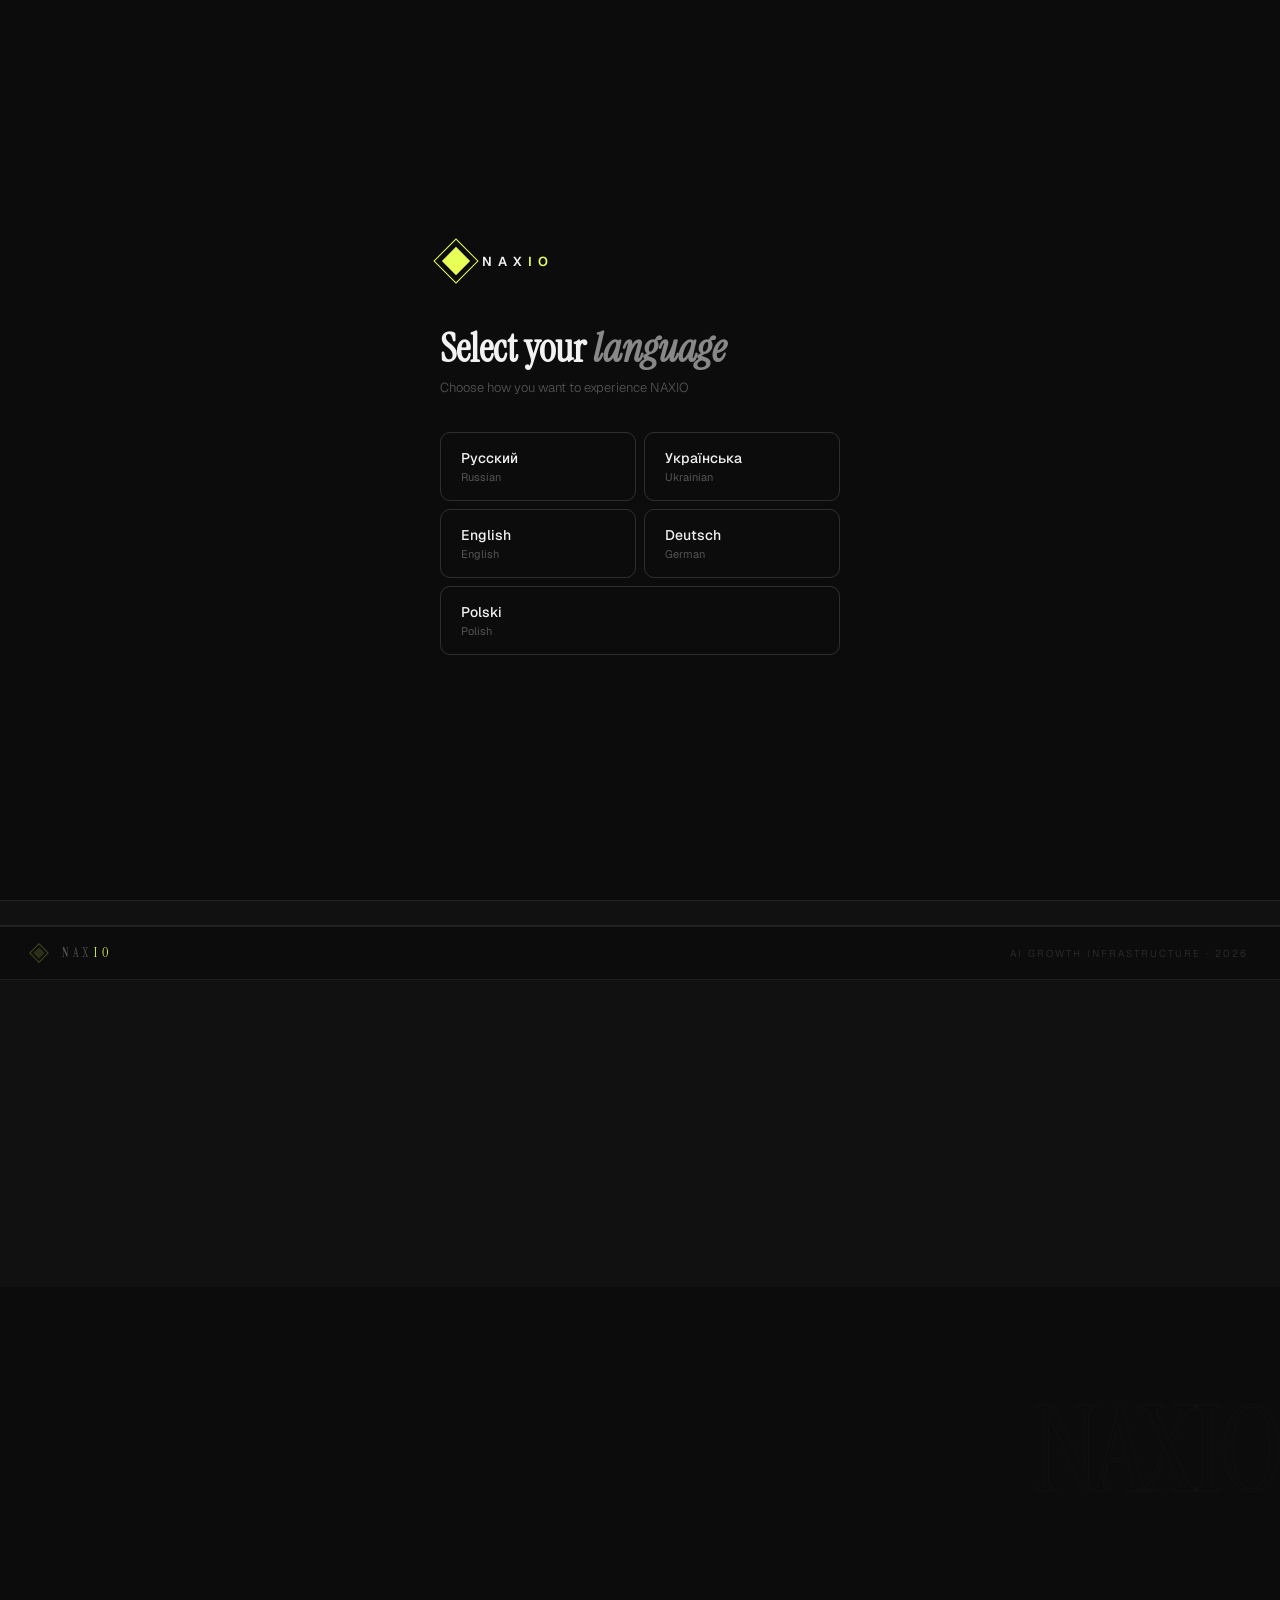
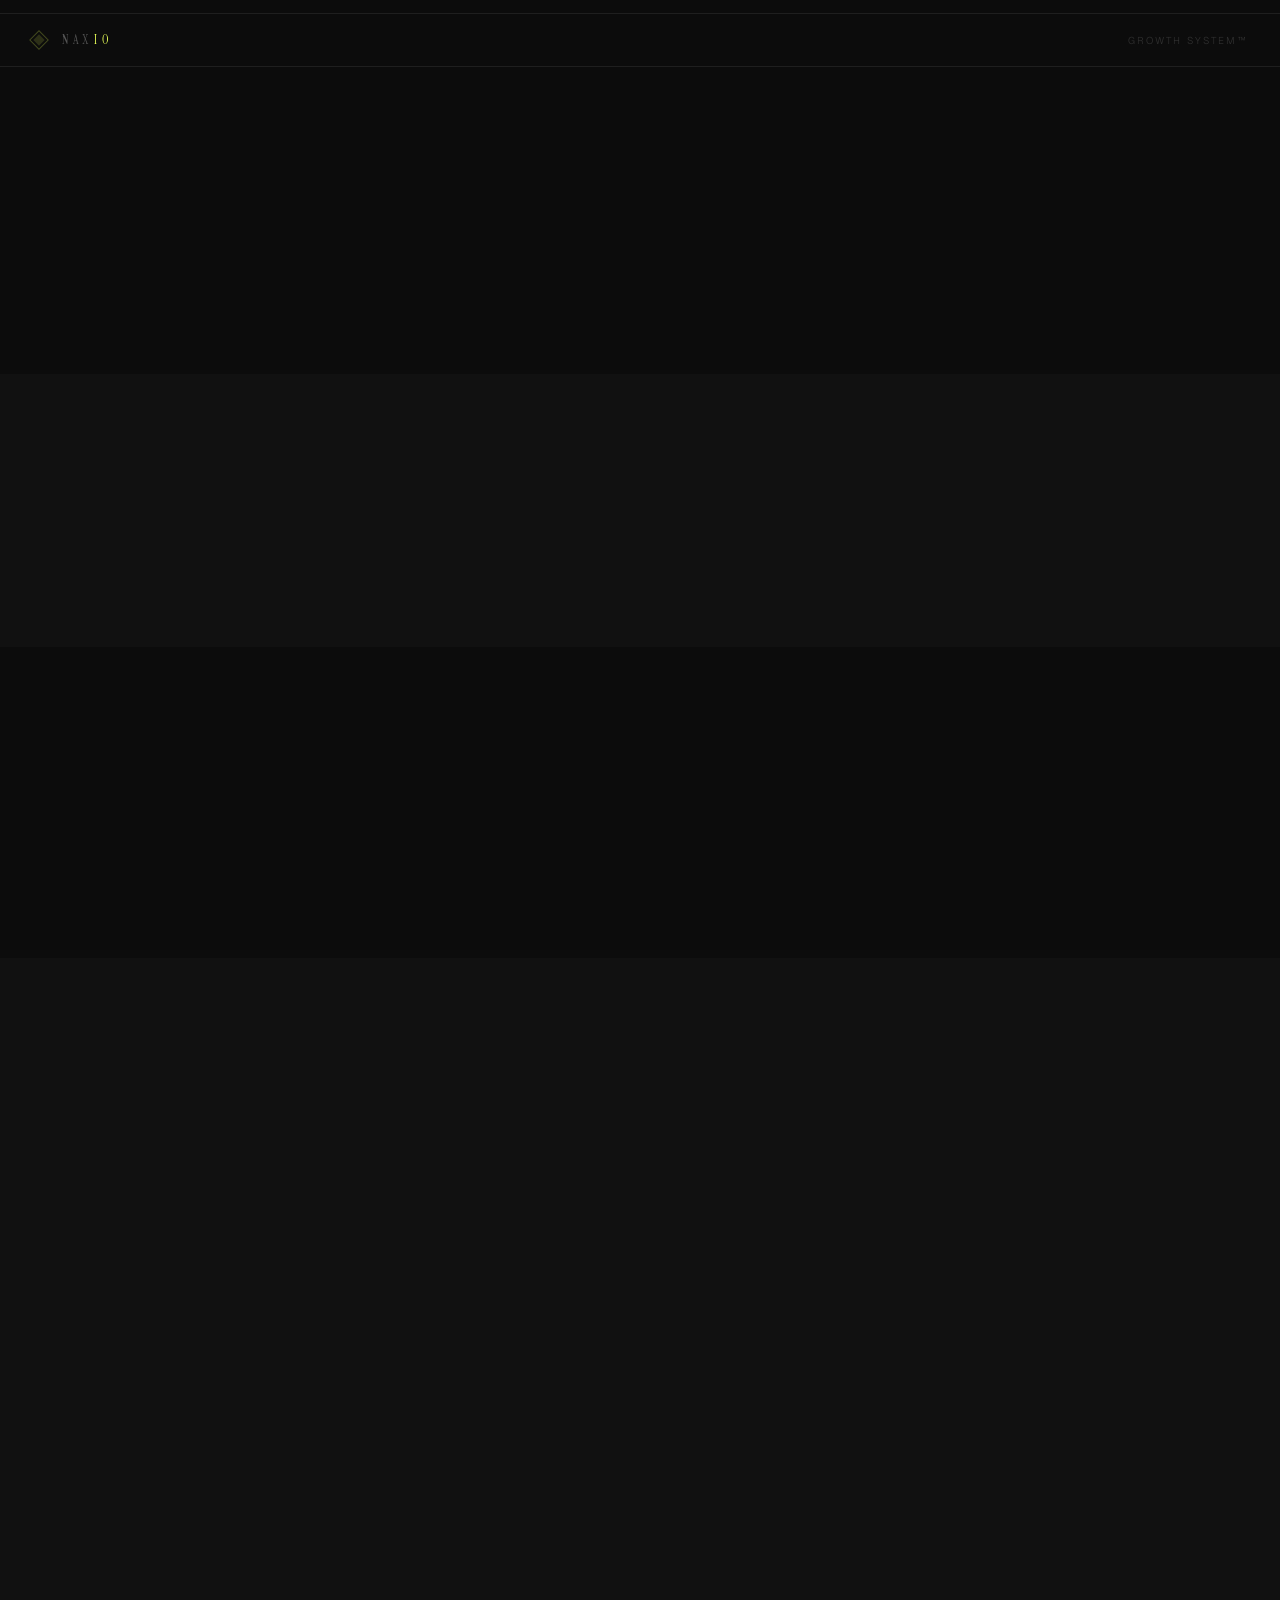
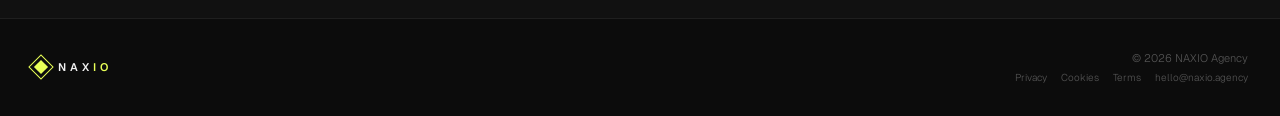
<file: index.html>
<!DOCTYPE html>
<html lang="ru">
<head>
<meta charset="UTF-8"/>
<meta name="viewport" content="width=device-width,initial-scale=1"/>
<title>NAXIO — AI Growth Infrastructure</title>
<meta name="description" content="NAXIO builds AI-powered growth systems — automation, acquisition, conversion infrastructure for scaling brands."/>
<link rel="preconnect" href="https://fonts.googleapis.com"/>
<link href="https://fonts.googleapis.com/css2?family=Instrument+Serif:ital@0;1&family=Geist:wght@300;400;500;600;700&display=swap" rel="stylesheet"/>
<style>
*,*::before,*::after{box-sizing:border-box;margin:0;padding:0}
:root{--bg:#0c0c0c;--bg1:#111;--bg2:#161616;--border:rgba(255,255,255,.08);--border2:rgba(255,255,255,.14);--text:#f2f2f2;--text2:#888;--text3:#555;--accent:#e8ff57;--accent2:rgba(232,255,87,.1);--r:10px;--gap:1px}
html{scroll-behavior:smooth}
body{background:var(--bg);color:var(--text);font-family:'Geist',sans-serif;font-weight:300;overflow-x:hidden;-webkit-font-smoothing:antialiased}
::-webkit-scrollbar{width:0}
a{text-decoration:none;color:inherit}
button{font-family:'Geist',sans-serif}
#lo{position:fixed;inset:0;background:#0c0c0c;z-index:1000;display:flex;align-items:center;justify-content:center;padding:24px}
.lo-card{max-width:400px;width:100%}
.lo-logo{display:flex;align-items:center;gap:10px;margin-bottom:48px}
.lo-logo-mark{width:32px;height:32px;border:1.5px solid var(--accent);transform:rotate(45deg);position:relative;flex-shrink:0}
.lo-logo-mark::after{content:'';position:absolute;inset:5px;background:var(--accent)}
.lo-logo-text{font-size:13px;font-weight:600;letter-spacing:6px;color:var(--text)}
.lo-logo-text em{color:var(--accent);font-style:normal}
.lo-title{font-family:'Instrument Serif',serif;font-size:clamp(28px,5vw,40px);line-height:1.15;margin-bottom:8px}
.lo-title em{font-style:italic;color:var(--text2)}
.lo-sub{font-size:13px;color:var(--text3);margin-bottom:36px}
.lo-grid{display:grid;grid-template-columns:1fr 1fr;gap:8px}
.lo-btn{background:transparent;border:1px solid var(--border2);border-radius:var(--r);padding:16px 20px;cursor:pointer;text-align:left;transition:border-color .2s,background .2s;color:var(--text)}
.lo-btn:hover{border-color:var(--accent);background:var(--accent2)}
.lo-btn-lang{font-size:14px;font-weight:500;display:block;margin-bottom:3px}
.lo-btn-native{font-size:11px;color:var(--text3);display:block}
.lo-btn-full{grid-column:1/-1}
nav{position:fixed;top:0;left:0;right:0;z-index:100;height:56px;display:flex;align-items:center;justify-content:space-between;padding:0 32px;border-bottom:1px solid var(--border);background:rgba(12,12,12,.85);backdrop-filter:blur(20px)}
.nav-logo{display:flex;align-items:center;gap:10px}
.nav-logo-mark{width:22px;height:22px;border:1.5px solid var(--accent);transform:rotate(45deg);position:relative;flex-shrink:0}
.nav-logo-mark::after{content:'';position:absolute;inset:4px;background:var(--accent)}
.nav-logo-text{font-size:12px;font-weight:600;letter-spacing:5px}
.nav-logo-text em{color:var(--accent);font-style:normal}
.nav-links{display:flex;align-items:center;gap:1px}
.nav-links a{font-size:12px;color:var(--text2);padding:6px 12px;border-radius:6px;transition:color .15s}
.nav-links a:hover{color:var(--text)}
.nav-right{display:flex;align-items:center;gap:12px}
.nav-lang{font-size:11px;color:var(--text3);cursor:pointer;padding:5px 10px;border:1px solid var(--border);border-radius:6px;background:transparent;transition:border-color .2s,color .2s}
.nav-lang:hover{border-color:var(--border2);color:var(--text2)}
.btn-cta{font-size:12px;font-weight:500;background:var(--accent);color:#000;border:none;padding:8px 18px;border-radius:6px;cursor:pointer;transition:opacity .2s}
.btn-cta:hover{opacity:.85}
.burger{display:none;background:none;border:none;cursor:pointer;flex-direction:column;gap:4px}
.burger span{display:block;width:18px;height:1px;background:var(--text)}
/* BRAND PRESENCE */
.hero-wordmark-bg{position:absolute;bottom:-20px;right:-32px;font-family:'Instrument Serif',serif;font-size:clamp(140px,20vw,280px);font-weight:400;letter-spacing:-.04em;color:transparent;-webkit-text-stroke:1px rgba(255,255,255,.035);line-height:1;pointer-events:none;z-index:0;user-select:none;white-space:nowrap}
.hero-logo-row{display:flex;align-items:center;gap:20px;margin-bottom:56px}
.hero-logo-sym{width:52px;height:52px;border:1.5px solid var(--accent);transform:rotate(45deg);position:relative;flex-shrink:0;transition:transform .6s cubic-bezier(.16,1,.3,1)}
.hero-logo-sym:hover{transform:rotate(135deg)}
.hero-logo-sym::after{content:'';position:absolute;inset:9px;background:var(--accent)}
.hero-logo-name{font-family:'Instrument Serif',serif;font-size:clamp(20px,2.8vw,32px);font-weight:400;letter-spacing:10px;color:var(--text);line-height:1}
.hero-logo-name em{color:var(--accent);font-style:normal}
.hero-logo-sep{width:1px;height:32px;background:var(--border2);flex-shrink:0}
.hero-logo-tagline{font-size:10px;letter-spacing:3px;text-transform:uppercase;color:var(--text3);line-height:1.6}
.brand-strip{display:flex;align-items:center;justify-content:space-between;padding:18px 32px;border-top:1px solid var(--border);border-bottom:1px solid var(--border);background:var(--bg)}
.brand-strip-left{display:flex;align-items:center;gap:16px}
.brand-strip-sym{width:14px;height:14px;border:1px solid rgba(232,255,87,.25);transform:rotate(45deg);position:relative}
.brand-strip-sym::after{content:'';position:absolute;inset:2px;background:rgba(232,255,87,.15)}
.brand-strip-name{font-family:'Instrument Serif',serif;font-size:12px;letter-spacing:5px;color:var(--text3)}
.brand-strip-name em{color:var(--accent);font-style:normal}
.brand-strip-right{font-size:10px;letter-spacing:2px;text-transform:uppercase;color:rgba(255,255,255,.15)}
.sec-ghost{position:absolute;right:0;top:50%;transform:translateY(-50%);font-family:'Instrument Serif',serif;font-size:clamp(60px,10vw,120px);font-weight:400;letter-spacing:-.03em;color:transparent;-webkit-text-stroke:1px rgba(255,255,255,.025);line-height:1;pointer-events:none;user-select:none}
/* HERO */
.hero-eyebrow{display:inline-flex;align-items:center;gap:8px;font-size:11px;font-weight:500;letter-spacing:2px;text-transform:uppercase;color:var(--text3);margin-bottom:32px}
.hero-eyebrow-dot{width:5px;height:5px;background:var(--accent);border-radius:50%;animation:pulse 2s ease-in-out infinite}
@keyframes pulse{0%,100%{opacity:1;transform:scale(1)}50%{opacity:.4;transform:scale(.8)}}
.hero-h{font-family:'Instrument Serif',serif;font-size:clamp(44px,7vw,96px);line-height:1.05;letter-spacing:-.02em;max-width:820px;margin-bottom:28px}
.hero-h em{font-style:italic;color:var(--text2)}
.hero-p{font-size:clamp(15px,1.4vw,17px);font-weight:300;color:var(--text2);max-width:460px;line-height:1.8;margin-bottom:44px}
.hero-btns{display:flex;gap:10px;flex-wrap:wrap;margin-bottom:80px}
.btn-primary{font-size:13px;font-weight:500;background:var(--accent);color:#000;border:none;padding:13px 28px;border-radius:7px;cursor:pointer;transition:opacity .2s}
.btn-primary:hover{opacity:.85}
.btn-secondary{font-size:13px;background:transparent;color:var(--text2);border:1px solid var(--border2);padding:13px 28px;border-radius:7px;cursor:pointer;transition:border-color .2s,color .2s}
.btn-secondary:hover{border-color:rgba(255,255,255,.25);color:var(--text)}
.hero-metrics{display:flex;gap:48px;flex-wrap:wrap}
.metric-val{font-family:'Instrument Serif',serif;font-size:36px;line-height:1;color:var(--text);margin-bottom:4px}
.metric-val span{color:var(--accent)}
.metric-label{font-size:11px;color:var(--text3);letter-spacing:.5px;text-transform:uppercase}
.marquee{border-top:1px solid var(--border);border-bottom:1px solid var(--border);padding:12px 0;overflow:hidden;background:var(--bg1)}
.marquee-track{display:flex;width:max-content;animation:marq 28s linear infinite}
.marquee-item{padding:0 24px;font-size:10px;font-weight:500;letter-spacing:2.5px;text-transform:uppercase;color:var(--text3);border-right:1px solid var(--border);white-space:nowrap}
@keyframes marq{from{transform:translateX(0)}to{transform:translateX(-50%)}}
section{padding:120px 32px}
.sec-inner{max-width:1160px;margin:0 auto}
.sec-label{font-size:10px;font-weight:600;letter-spacing:3px;text-transform:uppercase;color:var(--accent);margin-bottom:16px;display:flex;align-items:center;gap:8px}
.sec-label::before{content:'';width:16px;height:1px;background:var(--accent)}
.sec-title{font-family:'Instrument Serif',serif;font-size:clamp(32px,5vw,64px);line-height:1.08;letter-spacing:-.02em;margin-bottom:16px}
.sec-title em{font-style:italic;color:var(--text2)}
.sec-desc{font-size:15px;color:var(--text2);max-width:440px;line-height:1.8;margin-bottom:64px}
.services-grid{display:grid;grid-template-columns:repeat(3,1fr);gap:var(--gap);background:var(--border);border:1px solid var(--border)}
.svc-card{background:var(--bg);padding:40px 32px;position:relative;transition:background .25s;overflow:hidden}
.svc-card::after{content:'';position:absolute;top:0;left:0;right:0;height:2px;background:var(--accent);transform:scaleX(0);transform-origin:left;transition:transform .35s cubic-bezier(.16,1,.3,1)}
.svc-card:hover{background:var(--bg2)}
.svc-card:hover::after{transform:scaleX(1)}
.svc-n{font-size:10px;font-weight:600;letter-spacing:2px;color:var(--text3);margin-bottom:24px}
.svc-title{font-family:'Instrument Serif',serif;font-size:22px;line-height:1.2;margin-bottom:12px}
.svc-desc{font-size:13px;color:var(--text2);line-height:1.75;margin-bottom:20px}
.svc-tags{display:flex;flex-wrap:wrap;gap:6px}
.tag{font-size:10px;border:1px solid var(--border2);padding:3px 9px;border-radius:4px;color:var(--text3);transition:border-color .2s,color .2s}
.svc-card:hover .tag{border-color:rgba(232,255,87,.2);color:rgba(232,255,87,.7)}
.framework-row{display:grid;grid-template-columns:1fr 1fr;gap:80px;align-items:start}
.framework-steps{display:flex;flex-direction:column;gap:0;margin-top:48px}
.fstep{display:grid;grid-template-columns:48px 1fr;gap:0;padding:24px 0;border-bottom:1px solid var(--border);transition:border-color .25s}
.fstep:first-child{border-top:1px solid var(--border)}
.fstep:hover{border-color:var(--border2)}
.fstep-n{font-family:'Instrument Serif',serif;font-size:28px;color:var(--text3);line-height:1;padding-top:2px}
.fstep-title{font-size:14px;font-weight:500;margin-bottom:5px}
.fstep-desc{font-size:12px;color:var(--text3);line-height:1.7}
.framework-visual{position:sticky;top:80px;background:var(--bg1);border:1px solid var(--border);border-radius:12px;padding:32px}
.fv-title{font-size:10px;font-weight:600;letter-spacing:2px;text-transform:uppercase;color:var(--text3);margin-bottom:20px}
.fv-rows{display:flex;flex-direction:column;gap:8px}
.fv-row{display:flex;align-items:center;gap:10px;padding:12px 14px;background:var(--bg);border:1px solid var(--border);border-radius:8px;transition:border-color .2s}
.fv-row:hover{border-color:var(--border2)}
.fv-dot{width:7px;height:7px;border-radius:50%;flex-shrink:0}
.fv-dot.g{background:#34d399}.fv-dot.y{background:var(--accent)}.fv-dot.b{background:#60a5fa}.fv-dot.d{background:var(--text3)}
.fv-label{font-size:12px;color:var(--text2);flex:1}
.fv-badge{font-size:10px;color:var(--text3);background:var(--bg2);border:1px solid var(--border);padding:2px 7px;border-radius:4px}
.why-grid{display:grid;grid-template-columns:repeat(4,1fr);gap:var(--gap);background:var(--border)}
.why-card{background:var(--bg1);padding:32px 24px;transition:background .2s}
.why-card:hover{background:var(--bg2)}
.why-num{font-family:'Instrument Serif',serif;font-size:40px;color:var(--accent);line-height:1;margin-bottom:12px}
.why-title{font-size:13px;font-weight:500;margin-bottom:8px}
.why-desc{font-size:12px;color:var(--text2);line-height:1.7}
.cases-grid{display:grid;grid-template-columns:repeat(3,1fr);gap:var(--gap);background:var(--border);border:1px solid var(--border)}
.case-card{background:var(--bg);padding:36px 28px;transition:background .25s;display:flex;flex-direction:column;min-height:300px}
.case-card:hover{background:var(--bg2)}
.case-soon{opacity:.35}
.case-badge{display:inline-block;font-size:10px;font-weight:600;letter-spacing:1.5px;text-transform:uppercase;color:var(--accent);border:1px solid rgba(232,255,87,.2);padding:4px 10px;border-radius:4px;margin-bottom:18px}
.case-title{font-family:'Instrument Serif',serif;font-size:20px;line-height:1.25;margin-bottom:10px}
.case-desc{font-size:12px;color:var(--text2);line-height:1.75;flex:1;margin-bottom:20px}
.case-tags{display:flex;flex-wrap:wrap;gap:6px}
.case-empty{display:flex;flex-direction:column;align-items:flex-start;justify-content:flex-end;height:100%}
.case-empty-label{font-family:'Instrument Serif',serif;font-size:18px;color:var(--text2);margin-bottom:8px}
.case-empty-sub{font-size:12px;color:var(--text3);line-height:1.6;margin-bottom:24px}
.stack-wrap{display:flex;flex-wrap:wrap;gap:8px;margin-top:32px}
.stack-pill{display:flex;align-items:center;gap:7px;background:var(--bg1);border:1px solid var(--border);padding:7px 14px;border-radius:6px;font-size:12px;color:var(--text2);transition:border-color .15s,color .15s}
.stack-pill:hover{border-color:var(--border2);color:var(--text)}
.faq-layout{display:grid;grid-template-columns:1fr 1fr;gap:80px;align-items:start}
.fqi{border-bottom:1px solid var(--border)}
.fqi-q{width:100%;background:none;border:none;color:var(--text);font-family:'Geist',sans-serif;font-size:13px;font-weight:400;text-align:left;padding:20px 0;cursor:pointer;display:flex;justify-content:space-between;align-items:center;gap:12px;transition:color .15s;line-height:1.5}
.fqi-q:hover{color:var(--accent)}
.fqi-icon{width:20px;height:20px;flex-shrink:0;border-radius:50%;border:1px solid var(--border2);display:flex;align-items:center;justify-content:center;font-size:13px;color:var(--text3);transition:transform .3s,border-color .3s,color .3s;line-height:1}
.fqi.open .fqi-icon{transform:rotate(45deg);border-color:var(--accent);color:var(--accent)}
.fqi-a{max-height:0;overflow:hidden;font-size:13px;color:var(--text2);line-height:1.8;transition:max-height .35s ease,padding .3s}
.fqi.open .fqi-a{max-height:180px;padding-bottom:20px}
.contact-layout{display:grid;grid-template-columns:1fr 1fr;gap:80px;align-items:start}
.contact-info{display:flex;flex-direction:column;gap:14px;margin-top:32px}
.ci-row{display:flex;align-items:center;gap:12px;font-size:13px;color:var(--text2)}
.ci-icon{width:32px;height:32px;border:1px solid var(--border2);border-radius:8px;display:flex;align-items:center;justify-content:center;font-size:13px;flex-shrink:0;color:var(--text3)}
.form-box{background:var(--bg1);border:1px solid var(--border);border-radius:12px;padding:32px}
.form-title{font-size:14px;font-weight:500;margin-bottom:24px}
.fg{margin-bottom:12px}
.fg label{display:block;font-size:9px;font-weight:600;letter-spacing:1.5px;text-transform:uppercase;color:var(--text3);margin-bottom:6px}
.fi{width:100%;background:rgba(255,255,255,.03);border:1px solid var(--border);border-radius:7px;padding:11px 13px;color:var(--text);font-family:'Geist',sans-serif;font-size:13px;font-weight:300;outline:none;transition:border-color .2s;-webkit-appearance:none}
.fi:focus{border-color:rgba(232,255,87,.3)}
.fi::placeholder{color:var(--text3)}
textarea.fi{resize:none;height:80px}
select.fi option{background:var(--bg1)}
.frow{display:grid;grid-template-columns:1fr 1fr;gap:10px}
.btn-submit{width:100%;margin-top:8px;background:var(--accent);color:#000;border:none;border-radius:7px;padding:13px;font-family:'Geist',sans-serif;font-size:13px;font-weight:500;cursor:pointer;transition:opacity .2s}
.btn-submit:hover{opacity:.85}
.sent-view{display:none;text-align:center;padding:40px 0}
.sent-icon{font-size:32px;margin-bottom:12px}
.sent-title{font-family:'Instrument Serif',serif;font-size:22px;margin-bottom:6px}
.sent-sub{font-size:13px;color:var(--text2)}
.float-cta{position:fixed;bottom:24px;right:24px;z-index:90;background:var(--accent);color:#000;font-family:'Geist',sans-serif;font-size:12px;font-weight:500;border:none;padding:11px 18px;border-radius:7px;cursor:pointer;opacity:0;transform:translateY(8px);transition:opacity .3s,transform .3s;box-shadow:0 4px 24px rgba(0,0,0,.5)}
.float-cta.show{opacity:1;transform:translateY(0)}
footer{padding:32px;border-top:1px solid var(--border);display:flex;align-items:center;justify-content:space-between;flex-wrap:wrap;gap:12px}
.footer-logo{display:flex;align-items:center;gap:8px}
.footer-logo-mark{width:18px;height:18px;border:1.5px solid var(--accent);transform:rotate(45deg);position:relative;flex-shrink:0}
.footer-logo-mark::after{content:'';position:absolute;inset:3px;background:var(--accent)}
.footer-logo-text{font-size:11px;font-weight:600;letter-spacing:4px}
.footer-logo-text em{color:var(--accent);font-style:normal}
.footer-nav{display:flex;gap:16px}
.footer-nav a{font-size:11px;color:var(--text3);transition:color .15s}
.footer-nav a:hover{color:var(--text)}
.footer-copy{font-size:11px;color:var(--text3)}
/* COOKIE BANNER */
#cookie-banner{position:fixed;bottom:0;left:0;right:0;z-index:500;background:var(--bg1);border-top:1px solid var(--border);padding:16px 32px;display:flex;align-items:center;justify-content:space-between;gap:16px;flex-wrap:wrap;transform:translateY(100%);transition:transform .4s cubic-bezier(.16,1,.3,1)}
#cookie-banner.show{transform:translateY(0)}
.cookie-text{font-size:12px;color:var(--text2);line-height:1.6;flex:1;min-width:200px}
.cookie-text a{color:var(--accent)}
.cookie-btns{display:flex;gap:8px;flex-shrink:0}
.cookie-accept{font-size:11px;font-weight:500;background:var(--accent);color:#000;border:none;padding:8px 16px;border-radius:6px;cursor:pointer;transition:opacity .2s}
.cookie-accept:hover{opacity:.85}
.cookie-reject{font-size:11px;background:transparent;color:var(--text3);border:1px solid var(--border2);padding:8px 16px;border-radius:6px;cursor:pointer;transition:border-color .2s,color .2s}
.cookie-reject:hover{color:var(--text)}
/* CONSENT */
.consent-row{display:flex;align-items:flex-start;gap:10px;margin-top:12px;margin-bottom:4px}
.consent-cb{width:15px;height:15px;border:1px solid var(--border2);border-radius:3px;background:transparent;cursor:pointer;flex-shrink:0;margin-top:1px;accent-color:var(--accent)}
.consent-label{font-size:11px;color:var(--text3);line-height:1.6}
.consent-label a{color:var(--accent)}
/* HONEYPOT */
.hp{position:absolute;left:-9999px;top:-9999px;opacity:0;height:0;width:0;overflow:hidden;pointer-events:none}
.rv{opacity:0;transform:translateY(20px);transition:opacity .8s cubic-bezier(.16,1,.3,1),transform .8s cubic-bezier(.16,1,.3,1)}
.rv.in{opacity:1;transform:none}
.rv-d1{transition-delay:.08s}.rv-d2{transition-delay:.16s}.rv-d3{transition-delay:.24s}.rv-d4{transition-delay:.32s}
@media(max-width:1024px){.services-grid{grid-template-columns:repeat(2,1fr)}.why-grid{grid-template-columns:repeat(2,1fr)}.cases-grid{grid-template-columns:repeat(2,1fr)}.framework-row{grid-template-columns:1fr;gap:48px}.framework-visual{position:static}.faq-layout{grid-template-columns:1fr;gap:48px}.contact-layout{grid-template-columns:1fr;gap:40px}}
@media(max-width:640px){nav{padding:0 16px}.nav-links{display:none}.burger{display:flex}.btn-cta{display:none}.hero-metrics{gap:28px}section{padding:80px 16px}.services-grid{grid-template-columns:1fr}.cases-grid{grid-template-columns:1fr}.why-grid{grid-template-columns:1fr 1fr}.frow{grid-template-columns:1fr}footer{padding:24px 16px}.float-cta{display:none}.brand-strip{padding:14px 16px}.hero-logo-row{gap:12px;margin-bottom:36px}#cookie-banner{padding:16px;flex-direction:column;align-items:flex-start}.cookie-btns{width:100%}.cookie-accept,.cookie-reject{flex:1;text-align:center}}
</style>
</head>
<body>
<div id="lo">
  <div class="lo-card">
    <div class="lo-logo"><div class="lo-logo-mark"></div><div class="lo-logo-text">NAX<em>IO</em></div></div>
    <h1 class="lo-title">Select your <em>language</em></h1>
    <p class="lo-sub">Choose how you want to experience NAXIO</p>
    <div class="lo-grid">
      <button class="lo-btn" onclick="boot('ru')"><span class="lo-btn-lang">Русский</span><span class="lo-btn-native">Russian</span></button>
      <button class="lo-btn" onclick="boot('ua')"><span class="lo-btn-lang">Українська</span><span class="lo-btn-native">Ukrainian</span></button>
      <button class="lo-btn" onclick="boot('en')"><span class="lo-btn-lang">English</span><span class="lo-btn-native">English</span></button>
      <button class="lo-btn" onclick="boot('de')"><span class="lo-btn-lang">Deutsch</span><span class="lo-btn-native">German</span></button>
      <button class="lo-btn lo-btn-full" onclick="boot('pl')"><span class="lo-btn-lang">Polski</span><span class="lo-btn-native">Polish</span></button>
    </div>
  </div>
</div>
<button class="float-cta" id="fcta" onclick="scrollTo('contact')"></button>
<nav>
  <div class="nav-logo"><div class="nav-logo-mark"></div><div class="nav-logo-text">NAX<em>IO</em></div></div>
  <div class="nav-links" id="navlinks"><a href="#services" id="nl1"></a><a href="#framework" id="nl2"></a><a href="#cases" id="nl3"></a><a href="#faq" id="nl4">FAQ</a></div>
  <div class="nav-right"><button class="nav-lang" onclick="showLang()" id="nlang"></button><button class="btn-cta" id="nctabtn" onclick="scrollTo('contact')"></button></div>
  <button class="burger" onclick="toggleMenu()"><span></span><span></span><span></span></button>
</nav>
<section style="min-height:100vh;display:flex;flex-direction:column;justify-content:center;padding-top:140px;padding-bottom:80px;padding-left:32px;padding-right:32px;position:relative;overflow:hidden">
  <div class="hero-wordmark-bg" aria-hidden="true">NAXIO</div>
  <div style="max-width:1160px;margin:0 auto;width:100%;position:relative;z-index:1">
    <div class="hero-logo-row rv"><div class="hero-logo-sym"></div><div class="hero-logo-name">NAX<em>IO</em></div><div class="hero-logo-sep"></div><div class="hero-logo-tagline">AI Growth<br>Infrastructure</div></div>
    <div class="hero-eyebrow rv"><span class="hero-eyebrow-dot"></span><span id="h-tag"></span></div>
    <h1 class="hero-h rv rv-d1" id="h-headline"></h1>
    <p class="hero-p rv rv-d2" id="h-sub"></p>
    <div class="hero-btns rv rv-d3"><button class="btn-primary" id="h-btn1" onclick="scrollTo('contact')"></button><button class="btn-secondary" id="h-btn2" onclick="scrollTo('cases')"></button></div>
    <div class="hero-metrics rv rv-d4">
      <div><div class="metric-val">7<span>d</span></div><div class="metric-label" id="m1"></div></div>
      <div><div class="metric-val">24<span>/7</span></div><div class="metric-label" id="m2"></div></div>
      <div><div class="metric-val">x3<span>+</span></div><div class="metric-label" id="m3"></div></div>
    </div>
  </div>
</section>
<div class="marquee"><div class="marquee-track" id="mq"></div></div>
<div class="brand-strip"><div class="brand-strip-left"><div class="brand-strip-sym"></div><div class="brand-strip-name">NAX<em>IO</em></div></div><div class="brand-strip-right">AI Growth Infrastructure · 2026</div></div>
<section id="services" style="background:var(--bg1)"><div class="sec-inner"><div class="sec-label rv" id="s-eye"></div><h2 class="sec-title rv" id="s-title"></h2><p class="sec-desc rv" id="s-desc"></p><div class="services-grid rv" id="svc-grid"></div></div></section>
<section id="framework" style="background:var(--bg);position:relative;overflow:hidden"><div class="sec-ghost" aria-hidden="true">NAXIO</div><div class="sec-inner"><div class="framework-row"><div><div class="sec-label rv" id="fw-eye"></div><h2 class="sec-title rv" id="fw-title"></h2><p class="sec-desc rv" id="fw-desc"></p><div class="framework-steps rv" id="fw-steps"></div></div><div class="framework-visual rv"><div class="fv-title" id="fv-title"></div><div class="fv-rows" id="fv-rows"></div></div></div></div></section>
<div class="brand-strip"><div class="brand-strip-left"><div class="brand-strip-sym"></div><div class="brand-strip-name">NAX<em>IO</em></div></div><div class="brand-strip-right">Growth System™</div></div>
<section style="padding:0;background:var(--bg1)"><div class="why-grid" id="why-grid"></div></section>
<section id="cases" style="background:var(--bg)"><div class="sec-inner"><div class="sec-label rv" id="c-eye"></div><h2 class="sec-title rv" id="c-title"></h2><p class="sec-desc rv" id="c-desc"></p><div class="cases-grid rv" id="cases-grid"></div></div></section>
<section style="background:var(--bg1)"><div class="sec-inner"><div class="sec-label rv" id="st-eye"></div><h2 class="sec-title rv" id="st-title"></h2><div class="stack-wrap rv" id="stack-wrap"></div></div></section>
<section id="faq" style="background:var(--bg)"><div class="sec-inner"><div class="faq-layout"><div><div class="sec-label rv" id="fq-eye"></div><h2 class="sec-title rv" id="fq-title"></h2><p style="font-size:14px;color:var(--text2);line-height:1.8;margin-top:12px" class="rv" id="fq-sub"></p><button class="btn-primary rv" style="margin-top:28px" onclick="scrollTo('contact')" id="fq-btn"></button></div><div class="rv" id="faq-list"></div></div></div></section>
<section id="contact" style="background:var(--bg1)">
  <div class="sec-inner"><div class="contact-layout">
    <div><div class="sec-label rv" id="ct-eye"></div><h2 class="sec-title rv" id="ct-title"></h2><p style="font-size:14px;color:var(--text2);line-height:1.8;margin-top:12px" class="rv" id="ct-sub"></p><div class="contact-info rv"><div class="ci-row"><div class="ci-icon">@</div><span>hello@naxio.agency</span></div><div class="ci-row"><div class="ci-icon">TG</div><a href="https://t.me/naxio_manager_bot" style="color:var(--text2)">@naxio_manager_bot</a></div><div class="ci-row"><div class="ci-icon">W</div><span>naxio.agency</span></div></div></div>
    <div class="form-box rv"><div id="formInner"><div class="form-title" id="fm-title"></div>
      <div class="hp" aria-hidden="true"><label>Leave empty<input type="text" name="website" id="fhp" tabindex="-1" autocomplete="off"/></label></div>
      <div class="frow"><div class="fg"><label id="l-name"></label><input id="fn" class="fi"/></div><div class="fg"><label id="l-phone"></label><input id="fi-phone" class="fi" type="tel"/></div></div><div class="frow"><div class="fg"><label id="l-email"></label><input id="fi-email" class="fi" type="email"/></div><div class="fg"><label id="l-tg"></label><input id="ft" class="fi"/></div></div><div class="fg"><label id="l-biz"></label><select id="fi-biz" class="fi"></select></div><div class="fg"><label id="l-note"></label><textarea id="fi-note" class="fi"></textarea></div><div class="consent-row"><input type="checkbox" class="consent-cb" id="fc"/><label class="consent-label" for="fc">I agree to the processing of my personal data per the <a href="/legal.html" target="_blank">Privacy Policy</a></label></div><button class="btn-submit" id="fm-btn" onclick="sendForm()"></button></div><div class="sent-view" id="sentView"><div class="sent-icon">✓</div><div class="sent-title" id="sv-title"></div><div class="sent-sub" id="sv-sub"></div></div></div>
  </div></div>
</section>
<footer>
  <div class="footer-logo"><div class="footer-logo-mark"></div><div class="footer-logo-text">NAX<em>IO</em></div></div>
  <nav class="footer-nav" id="fnav"></nav>
  <div style="display:flex;flex-direction:column;align-items:flex-end;gap:6px">
    <div class="footer-copy">© 2026 NAXIO Agency</div>
    <div style="display:flex;gap:14px">
      <a href="/legal.html" style="font-size:10px;color:var(--text3)">Privacy</a>
      <a href="/legal.html#cookies" style="font-size:10px;color:var(--text3)">Cookies</a>
      <a href="/legal.html#terms" style="font-size:10px;color:var(--text3)">Terms</a>
      <a href="mailto:hello@naxio.agency" style="font-size:10px;color:var(--text3)">hello@naxio.agency</a>
    </div>
  </div>
</footer>
<div id="cookie-banner">
  <div class="cookie-text">We use essential cookies to remember your preferences. By using this site you agree to our <a href="/legal.html">Privacy Policy</a> and <a href="/legal.html#cookies">Cookie Policy</a>.</div>
  <div class="cookie-btns">
    <button class="cookie-reject" onclick="cookieChoice(false)">Essential only</button>
    <button class="cookie-accept" onclick="cookieChoice(true)">Accept</button>
  </div>
</div>
<script>
var LANG='ru';
var COPY={
ru:{navLinks:['Услуги','Система','Кейсы'],navLang:'RU',navCta:'Начать',fcta:'Начать проект',hTag:'AI Growth Infrastructure',hHeadline:['Growth systems','для современных брендов'],hSub:'Строим AI-инфраструктуру для роста — автоматизация, привлечение клиентов, конверсия. Системы которые масштабируются без вас.',hBtn1:'Начать проект',hBtn2:'Смотреть кейсы',m1:'от идеи до запуска',m2:'AI работает без вас',m3:'рост конверсий',mqItems:['AI Automation','n8n Workflows','Growth Systems','Telegram Bots','CRM Integration','Funnel Infrastructure','Performance Marketing','Lead Automation','AI Chatbots','Revenue Systems'],sEye:'Системы роста',sTitle:['Не услуги.','Инфраструктура.'],sDesc:'Каждый блок — это система которая работает на рост вашего бизнеса.',svcs:[{n:'01',t:'Acquisition Systems',d:'Системы привлечения клиентов — от рекламы до автоматической квалификации лидов.',tags:['Lead Gen','Paid Ads','Qualification']},{n:'02',t:'AI Automation',d:'Автоматизируем процессы на базе ИИ. 24/7 без участия команды.',tags:['n8n','OpenAI','Workflows']},{n:'03',t:'Revenue Infrastructure',d:'CRM, pipeline, автоматические follow-up. Система закрытия сделок.',tags:['CRM','Pipeline','Follow-up']},{n:'04',t:'Conversion Optimization',d:'Сайты и лендинги заточенные под конверсию. A/B тесты, аналитика.',tags:['Landing Pages','A/B Testing','Analytics']},{n:'05',t:'AI Chatbots',d:'Telegram и WhatsApp боты на базе GPT-4. Квалификация, ответы, продажи.',tags:['Telegram','WhatsApp','GPT-4']},{n:'06',t:'Content Engine',d:'Системы создания и дистрибуции контента. AI-ускоренное производство.',tags:['Content','SEO','Distribution']}],fwEye:'NAXIO Growth System',fwTitle:['Как работает','наша система'],fwDesc:'Каждый проект проходит через шесть этапов нашего фреймворка.',fwSteps:[{n:'1',t:'Audit',d:'Анализируем текущее состояние — трафик, конверсии, процессы.'},{n:'2',t:'Infrastructure',d:'Строим техническую базу — CRM, автоматизация, аналитика.'},{n:'3',t:'Acquisition',d:'Запускаем системы привлечения клиентов.'},{n:'4',t:'Automation',d:'Автоматизируем обработку лидов и коммуникацию.'},{n:'5',t:'Optimization',d:'Тестируем, анализируем, улучшаем конверсии.'},{n:'6',t:'Scale',d:'Масштабируем работающие системы без потери качества.'}],fvTitle:'Live workflow — AI воронка',fvRows:[{dot:'g',label:'Заявка получена',badge:'webhook'},{dot:'y',label:'n8n запускает workflow',badge:'auto'},{dot:'b',label:'AI квалифицирует лид',badge:'GPT-4o'},{dot:'g',label:'Данные в CRM',badge:'Bitrix24'},{dot:'y',label:'Уведомление менеджеру',badge:'Telegram'},{dot:'b',label:'Email клиенту',badge:'auto'},{dot:'d',label:'AI бот продолжает',badge:'@naxio_bot'}],whyCards:[{n:'7d',t:'Быстро',d:'MVP за 3-7 дней. Без затяжных брифингов.'},{n:'AI',t:'AI-first',d:'AI — основа каждого решения, не надстройка.'},{n:'x3',t:'Системно',d:'Строим масштабируемые системы, не разовые работы.'},{n:'24h',t:'Прозрачно',d:'Все доступы, метрики и документация — ваши.'}],cEye:'Кейсы',cTitle:'Проекты',cDesc:'Первые кейсы появятся скоро. Станьте первым.',cases:[{badge:'AI Automation',t:'Автоматизация продаж',d:'AI-система квалификации лидов и автоматической коммуникации.',tags:['n8n','GPT-4o','CRM'],soon:true},{badge:'Website',t:'AI-сайт с ассистентом',d:'Лендинг с встроенным AI-ботом для сбора и обработки заявок.',tags:['Next.js','Flowise','OpenAI'],soon:true},{empty:true,emptyTitle:'Ваш проект',emptySub:'Станьте первым клиентом NAXIO и получите кейс с реальными результатами.',btn:'Начать проект'}],stEye:'Технологии',stTitle:'Стек',stack:['n8n','OpenAI API','Claude API','Telegram','WhatsApp','Flowise','Google Sheets','Airtable','Notion','React','Next.js','Tailwind','AmoCRM','Bitrix24','HubSpot','Pipedrive','ElevenLabs','Twilio'],fqEye:'FAQ',fqTitle:'Вопросы',fqSub:'Остались вопросы? Напишите нам.',fqBtn:'Задать вопрос',faqs:[{q:'Сколько стоит?',a:'От 200 PLN. Точную стоимость называем после бесплатного созвона.'},{q:'Сколько времени занимает?',a:'MVP — 3-7 дней. Сайт — 7-14 дней. Комплексный проект — 2-4 недели.'},{q:'Какие автоматизации делаете?',a:'Любые: заявки, CRM, email, боты, квалификация, голосовые звонки.'},{q:'С какими CRM работаете?',a:'AmoCRM, Bitrix24, HubSpot, Pipedrive, Notion, Airtable.'},{q:'Есть ли поддержка после запуска?',a:'Да, 2 недели бесплатно. Далее по договоренности.'}],ctEye:'Начать',ctTitle:'Готовы к росту?',ctSub:'Оставьте заявку — обсудим задачу без воды.',fmTitle:'Заявка на проект',lName:'Имя *',lPhone:'Телефон',lEmail:'Email',lTg:'Telegram',lBiz:'Тип бизнеса',lNote:'Комментарий',bizOpts:['Выберите...','E-commerce','Услуги','SaaS / IT','Недвижимость','Образование','Другое'],phName:'Ваше имя',phPhone:'+7 (999) ...',phEmail:'you@mail.com',phTg:'@username',phNote:'Кратко о задаче...',fmBtn:'Отправить заявку',svTitle:'Заявка отправлена',svSub:'Свяжемся в ближайшее время',footerLinks:['Услуги','Система','Кейсы','FAQ','Контакт']},
ua:{navLinks:['Послуги','Система','Кейси'],navLang:'UA',navCta:'Почати',fcta:'Почати проект',hTag:'AI Growth Infrastructure',hHeadline:['Growth systems','для сучасних брендів'],hSub:'Будуємо AI-інфраструктуру для зростання — автоматизація, залучення клієнтів, конверсія.',hBtn1:'Почати проект',hBtn2:'Дивитися кейси',m1:'від ідеї до запуску',m2:'AI працює без вас',m3:'ріст конверсій',mqItems:['AI Automation','n8n Workflows','Growth Systems','Telegram Bots','CRM Integration','Funnel Infrastructure','Performance Marketing','Lead Automation','AI Chatbots','Revenue Systems'],sEye:'Системи зростання',sTitle:['Не послуги.','Інфраструктура.'],sDesc:'Кожен блок — система яка працює на зростання вашого бізнесу.',svcs:[{n:'01',t:'Acquisition Systems',d:'Системи залучення клієнтів — від реклами до автоматичної кваліфікації.',tags:['Lead Gen','Paid Ads','Qualification']},{n:'02',t:'AI Automation',d:'Автоматизуємо процеси на базі ШІ. 24/7 без участі команди.',tags:['n8n','OpenAI','Workflows']},{n:'03',t:'Revenue Infrastructure',d:'CRM, pipeline, автоматичні follow-up.',tags:['CRM','Pipeline','Follow-up']},{n:'04',t:'Conversion Optimization',d:'Сайти та лендінги під конверсію.',tags:['Landing Pages','A/B Testing','Analytics']},{n:'05',t:'AI Chatbots',d:'Telegram та WhatsApp боти на базі GPT-4.',tags:['Telegram','WhatsApp','GPT-4']},{n:'06',t:'Content Engine',d:'Системи створення та дистрибуції контенту з AI.',tags:['Content','SEO','Distribution']}],fwEye:'NAXIO Growth System',fwTitle:['Як працює','наша система'],fwDesc:'Кожен проект проходить через шість етапів нашого фреймворку.',fwSteps:[{n:'1',t:'Audit',d:'Аналізуємо поточний стан.'},{n:'2',t:'Infrastructure',d:'Будуємо технічну базу.'},{n:'3',t:'Acquisition',d:'Запускаємо системи залучення.'},{n:'4',t:'Automation',d:'Автоматизуємо обробку лідів.'},{n:'5',t:'Optimization',d:'Покращуємо конверсії.'},{n:'6',t:'Scale',d:'Масштабуємо системи що працюють.'}],fvTitle:'Live workflow — AI воронка',fvRows:[{dot:'g',label:'Заявку отримано',badge:'webhook'},{dot:'y',label:'n8n запускає workflow',badge:'auto'},{dot:'b',label:'AI кваліфікує лід',badge:'GPT-4o'},{dot:'g',label:'Дані у CRM',badge:'Bitrix24'},{dot:'y',label:'Повідомлення менеджеру',badge:'Telegram'},{dot:'b',label:'Email клієнту',badge:'auto'},{dot:'d',label:'AI бот продовжує',badge:'@naxio_bot'}],whyCards:[{n:'7d',t:'Швидко',d:'MVP за 3-7 днів.'},{n:'AI',t:'AI-first',d:'AI — основа кожного рішення.'},{n:'x3',t:'Системно',d:'Будуємо масштабовані системи.'},{n:'24h',t:'Прозоро',d:'Всі доступи та документація — ваші.'}],cEye:'Кейси',cTitle:'Проекти',cDesc:'Перші кейси зявляться скоро.',cases:[{badge:'AI Automation',t:'Автоматизація продажів',d:'AI-система кваліфікації лідів.',tags:['n8n','GPT-4o','CRM'],soon:true},{badge:'Website',t:'AI-сайт з асистентом',d:'Лендінг з вбудованим AI-ботом.',tags:['Next.js','Flowise','OpenAI'],soon:true},{empty:true,emptyTitle:'Ваш проект',emptySub:'Станьте першим клієнтом NAXIO.',btn:'Почати проект'}],stEye:'Технології',stTitle:'Стек',stack:['n8n','OpenAI API','Claude API','Telegram','WhatsApp','Flowise','Google Sheets','Airtable','Notion','React','Next.js','Tailwind','AmoCRM','Bitrix24','HubSpot','Pipedrive','ElevenLabs','Twilio'],fqEye:'FAQ',fqTitle:'Питання',fqSub:'Залишились питання? Напишіть нам.',fqBtn:'Задати питання',faqs:[{q:'Скільки коштує?',a:'Від 200 PLN. Після безкоштовного дзвінка.'},{q:'Скільки часу?',a:'MVP — 3-7 днів. Сайт — 7-14 днів.'},{q:'Які автоматизації?',a:'Будь-які: заявки, CRM, email, боти.'},{q:'Які CRM?',a:'AmoCRM, Bitrix24, HubSpot, Pipedrive.'},{q:'Підтримка?',a:'2 тижні безкоштовно.'}],ctEye:'Почати',ctTitle:'Готові до зростання?',ctSub:'Залиште заявку — обговоримо задачу.',fmTitle:'Заявка на проект',lName:"Ім'я *",lPhone:'Телефон',lEmail:'Email',lTg:'Telegram',lBiz:'Тип бізнесу',lNote:'Коментар',bizOpts:['Оберіть...','E-commerce','Послуги','SaaS / IT','Нерухомість','Освіта','Інше'],phName:"Ваше ім'я",phPhone:'+38 (099) ...',phEmail:'you@mail.com',phTg:'@username',phNote:'Коротко про задачу...',fmBtn:'Надіслати заявку',svTitle:'Заявку надіслано',svSub:'Звяжемося найближчим часом',footerLinks:['Послуги','Система','Кейси','FAQ','Контакт']},
en:{navLinks:['Services','System','Cases'],navLang:'EN',navCta:'Start',fcta:'Start project',hTag:'AI Growth Infrastructure',hHeadline:['Growth systems','for modern brands'],hSub:'We build AI-powered growth infrastructure — automation, acquisition, conversion. Systems that scale without you.',hBtn1:'Start a project',hBtn2:'View cases',m1:'idea to launch',m2:'AI runs without you',m3:'conversion growth',mqItems:['AI Automation','n8n Workflows','Growth Systems','Telegram Bots','CRM Integration','Funnel Infrastructure','Performance Marketing','Lead Automation','AI Chatbots','Revenue Systems'],sEye:'Growth Systems',sTitle:['Not services.','Infrastructure.'],sDesc:'Each block is a system that works for your business growth.',svcs:[{n:'01',t:'Acquisition Systems',d:'Client acquisition systems — from ads to automatic lead qualification.',tags:['Lead Gen','Paid Ads','Qualification']},{n:'02',t:'AI Automation',d:'AI-powered process automation. 24/7 without your team.',tags:['n8n','OpenAI','Workflows']},{n:'03',t:'Revenue Infrastructure',d:'CRM, pipeline, automatic follow-ups. Deal closing system.',tags:['CRM','Pipeline','Follow-up']},{n:'04',t:'Conversion Optimization',d:'Websites and landing pages built for conversion.',tags:['Landing Pages','A/B Testing','Analytics']},{n:'05',t:'AI Chatbots',d:'GPT-4 Telegram and WhatsApp bots. Qualification, replies, sales.',tags:['Telegram','WhatsApp','GPT-4']},{n:'06',t:'Content Engine',d:'Content creation and distribution with AI acceleration.',tags:['Content','SEO','Distribution']}],fwEye:'NAXIO Growth System',fwTitle:['How our','system works'],fwDesc:'Every project goes through six stages of our framework.',fwSteps:[{n:'1',t:'Audit',d:'Analyze current state — traffic, conversions, processes.'},{n:'2',t:'Infrastructure',d:'Build the technical base — CRM, automation, analytics.'},{n:'3',t:'Acquisition',d:'Launch client acquisition systems.'},{n:'4',t:'Automation',d:'Automate lead handling and communication.'},{n:'5',t:'Optimization',d:'Test, analyze, improve conversions.'},{n:'6',t:'Scale',d:'Scale working systems without losing quality.'}],fvTitle:'Live workflow — AI funnel',fvRows:[{dot:'g',label:'Lead received',badge:'webhook'},{dot:'y',label:'n8n triggers workflow',badge:'auto'},{dot:'b',label:'AI qualifies lead',badge:'GPT-4o'},{dot:'g',label:'Data in CRM',badge:'Bitrix24'},{dot:'y',label:'Manager notified',badge:'Telegram'},{dot:'b',label:'Email to client',badge:'auto'},{dot:'d',label:'AI bot continues',badge:'@naxio_bot'}],whyCards:[{n:'7d',t:'Fast',d:'MVP in 3-7 days. No lengthy briefings.'},{n:'AI',t:'AI-first',d:'AI is the core of every solution.'},{n:'x3',t:'Systematic',d:'We build scalable systems, not one-offs.'},{n:'24h',t:'Transparent',d:'All access, metrics and docs — yours.'}],cEye:'Cases',cTitle:'Projects',cDesc:'First cases coming soon. Be the first.',cases:[{badge:'AI Automation',t:'Sales automation',d:'AI-powered lead qualification and communication.',tags:['n8n','GPT-4o','CRM'],soon:true},{badge:'Website',t:'AI website with assistant',d:'Landing page with built-in AI bot.',tags:['Next.js','Flowise','OpenAI'],soon:true},{empty:true,emptyTitle:'Your project',emptySub:'Become NAXIO first client.',btn:'Start project'}],stEye:'Technology',stTitle:'Stack',stack:['n8n','OpenAI API','Claude API','Telegram','WhatsApp','Flowise','Google Sheets','Airtable','Notion','React','Next.js','Tailwind','AmoCRM','Bitrix24','HubSpot','Pipedrive','ElevenLabs','Twilio'],fqEye:'FAQ',fqTitle:'Questions',fqSub:'Still have questions? Write to us.',fqBtn:'Ask a question',faqs:[{q:'How much?',a:'From 200 PLN. Exact quote after a free call.'},{q:'How long?',a:'MVP — 3-7 days. Website — 7-14 days.'},{q:'What automations?',a:'Any: leads, CRM, email, bots, voice calls.'},{q:'Which CRMs?',a:'AmoCRM, Bitrix24, HubSpot, Pipedrive.'},{q:'Support after launch?',a:'Yes, 2 weeks free.'}],ctEye:'Start',ctTitle:'Ready to grow?',ctSub:'Leave a request — we discuss without fluff.',fmTitle:'Project request',lName:'Name *',lPhone:'Phone',lEmail:'Email',lTg:'Telegram',lBiz:'Business type',lNote:'Comment',bizOpts:['Select...','E-commerce','Services','SaaS / IT','Real estate','Education','Other'],phName:'Your name',phPhone:'+1 (000) ...',phEmail:'you@mail.com',phTg:'@username',phNote:'Brief task description...',fmBtn:'Send request',svTitle:'Request sent',svSub:'We will contact you shortly',footerLinks:['Services','System','Cases','FAQ','Contact']},
de:{navLinks:['Leistungen','System','Cases'],navLang:'DE',navCta:'Starten',fcta:'Projekt starten',hTag:'AI Growth Infrastructure',hHeadline:['Growth systems','für moderne Marken'],hSub:'Wir bauen KI-gestützte Wachstumsinfrastruktur — Automatisierung, Kundengewinnung, Konversion.',hBtn1:'Projekt starten',hBtn2:'Cases ansehen',m1:'Idee bis Launch',m2:'KI arbeitet für Sie',m3:'Konversionswachstum',mqItems:['KI Automation','n8n Workflows','Growth Systems','Telegram Bots','CRM Integration','Funnel Infrastruktur','Performance Marketing','Lead Automation','AI Chatbots','Revenue Systems'],sEye:'Wachstumssysteme',sTitle:['Keine Dienste.','Infrastruktur.'],sDesc:'Jeder Block ist ein System das für Ihr Geschäftswachstum arbeitet.',svcs:[{n:'01',t:'Acquisition Systems',d:'Kundengewinnungssysteme von Werbung bis Lead-Qualifizierung.',tags:['Lead Gen','Paid Ads','Qualification']},{n:'02',t:'KI Automatisierung',d:'KI-gestützte Prozessautomatisierung. 24/7.',tags:['n8n','OpenAI','Workflows']},{n:'03',t:'Revenue Infrastructure',d:'CRM, Pipeline, automatische Follow-ups.',tags:['CRM','Pipeline','Follow-up']},{n:'04',t:'Conversion Optimization',d:'Websites und Landing Pages für Konversion.',tags:['Landing Pages','A/B Testing','Analytics']},{n:'05',t:'KI Chatbots',d:'GPT-4 Telegram und WhatsApp Bots.',tags:['Telegram','WhatsApp','GPT-4']},{n:'06',t:'Content Engine',d:'Content-Erstellung und Distribution mit KI.',tags:['Content','SEO','Distribution']}],fwEye:'NAXIO Growth System',fwTitle:['Wie unser','System funktioniert'],fwDesc:'Jedes Projekt durchläuft sechs Phasen.',fwSteps:[{n:'1',t:'Audit',d:'Aktuellen Stand analysieren.'},{n:'2',t:'Infrastructure',d:'Technische Basis aufbauen.'},{n:'3',t:'Acquisition',d:'Kundengewinnungssysteme starten.'},{n:'4',t:'Automation',d:'Lead-Bearbeitung automatisieren.'},{n:'5',t:'Optimization',d:'Konversionen verbessern.'},{n:'6',t:'Scale',d:'Funktionierende Systeme skalieren.'}],fvTitle:'Live Workflow — KI Funnel',fvRows:[{dot:'g',label:'Lead erhalten',badge:'webhook'},{dot:'y',label:'n8n startet Workflow',badge:'auto'},{dot:'b',label:'KI qualifiziert Lead',badge:'GPT-4o'},{dot:'g',label:'Daten im CRM',badge:'Bitrix24'},{dot:'y',label:'Manager benachrichtigt',badge:'Telegram'},{dot:'b',label:'E-Mail an Kunden',badge:'auto'},{dot:'d',label:'KI Bot setzt fort',badge:'@naxio_bot'}],whyCards:[{n:'7d',t:'Schnell',d:'MVP in 3-7 Tagen.'},{n:'AI',t:'KI-first',d:'KI ist der Kern jeder Lösung.'},{n:'x3',t:'Systematisch',d:'Wir bauen skalierbare Systeme.'},{n:'24h',t:'Transparent',d:'Alle Zugänge sind Ihre.'}],cEye:'Cases',cTitle:'Projekte',cDesc:'Erste Cases erscheinen bald.',cases:[{badge:'KI Automation',t:'Vertriebsautomatisierung',d:'KI-System zur Lead-Qualifizierung.',tags:['n8n','GPT-4o','CRM'],soon:true},{badge:'Website',t:'KI-Website mit Assistent',d:'Landing Page mit KI-Bot.',tags:['Next.js','Flowise','OpenAI'],soon:true},{empty:true,emptyTitle:'Ihr Projekt',emptySub:'Werden Sie NAXIOs erster Kunde.',btn:'Projekt starten'}],stEye:'Technologie',stTitle:'Stack',stack:['n8n','OpenAI API','Claude API','Telegram','WhatsApp','Flowise','Google Sheets','Airtable','Notion','React','Next.js','Tailwind','AmoCRM','Bitrix24','HubSpot','Pipedrive','ElevenLabs','Twilio'],fqEye:'FAQ',fqTitle:'Fragen',fqSub:'Noch Fragen? Schreiben Sie uns.',fqBtn:'Frage stellen',faqs:[{q:'Was kostet es?',a:'Ab 200 PLN.'},{q:'Wie lange?',a:'MVP 3-7 Tage. Website 7-14 Tage.'},{q:'Welche Automatisierungen?',a:'Leads, CRM, E-Mail, Bots, Voice.'},{q:'Welche CRMs?',a:'AmoCRM, Bitrix24, HubSpot.'},{q:'Support?',a:'2 Wochen kostenlos.'}],ctEye:'Start',ctTitle:'Bereit zu wachsen?',ctSub:'Anfrage stellen.',fmTitle:'Projektanfrage',lName:'Name *',lPhone:'Telefon',lEmail:'E-Mail',lTg:'Telegram',lBiz:'Unternehmenstyp',lNote:'Kommentar',bizOpts:['Auswählen...','E-Commerce','Dienstleistungen','SaaS / IT','Immobilien','Bildung','Sonstiges'],phName:'Ihr Name',phPhone:'+49 (000) ...',phEmail:'sie@mail.de',phTg:'@username',phNote:'Kurze Beschreibung...',fmBtn:'Anfrage senden',svTitle:'Gesendet',svSub:'Wir melden uns bald',footerLinks:['Leistungen','System','Cases','FAQ','Kontakt']},
pl:{navLinks:['Usługi','System','Cases'],navLang:'PL',navCta:'Start',fcta:'Zacznij projekt',hTag:'AI Growth Infrastructure',hHeadline:['Growth systems','dla nowoczesnych marek'],hSub:'Budujemy infrastrukturę wzrostu opartą na AI — automatyzacja, pozyskiwanie klientów, konwersja.',hBtn1:'Zacznij projekt',hBtn2:'Zobacz cases',m1:'od pomysłu do launchu',m2:'AI pracuje bez ciebie',m3:'wzrost konwersji',mqItems:['AI Automation','n8n Workflows','Growth Systems','Telegram Boty','CRM Integration','Funnel Infrastructure','Performance Marketing','Lead Automation','AI Chatboty','Revenue Systems'],sEye:'Systemy wzrostu',sTitle:['Nie usługi.','Infrastruktura.'],sDesc:'Każdy blok to system który pracuje na wzrost twojego biznesu.',svcs:[{n:'01',t:'Acquisition Systems',d:'Systemy pozyskiwania klientów.',tags:['Lead Gen','Paid Ads','Qualification']},{n:'02',t:'AI Automation',d:'Automatyzacja procesów na bazie AI. 24/7.',tags:['n8n','OpenAI','Workflows']},{n:'03',t:'Revenue Infrastructure',d:'CRM, pipeline, automatyczne follow-upy.',tags:['CRM','Pipeline','Follow-up']},{n:'04',t:'Conversion Optimization',d:'Strony i landing pages pod konwersję.',tags:['Landing Pages','A/B Testing','Analytics']},{n:'05',t:'AI Chatboty',d:'Boty Telegram i WhatsApp na bazie GPT-4.',tags:['Telegram','WhatsApp','GPT-4']},{n:'06',t:'Content Engine',d:'Systemy tworzenia contentu z AI.',tags:['Content','SEO','Distribution']}],fwEye:'NAXIO Growth System',fwTitle:['Jak działa','nasz system'],fwDesc:'Każdy projekt przechodzi przez sześć etapów.',fwSteps:[{n:'1',t:'Audit',d:'Analizujemy obecny stan.'},{n:'2',t:'Infrastructure',d:'Budujemy bazę techniczną.'},{n:'3',t:'Acquisition',d:'Uruchamiamy systemy pozyskiwania.'},{n:'4',t:'Automation',d:'Automatyzujemy obsługę leadów.'},{n:'5',t:'Optimization',d:'Poprawiamy konwersje.'},{n:'6',t:'Scale',d:'Skalujemy działające systemy.'}],fvTitle:'Live workflow — AI lejek',fvRows:[{dot:'g',label:'Lead otrzymany',badge:'webhook'},{dot:'y',label:'n8n uruchamia workflow',badge:'auto'},{dot:'b',label:'AI kwalifikuje lead',badge:'GPT-4o'},{dot:'g',label:'Dane w CRM',badge:'Bitrix24'},{dot:'y',label:'Powiadomienie menedżera',badge:'Telegram'},{dot:'b',label:'Email do klienta',badge:'auto'},{dot:'d',label:'AI bot kontynuuje',badge:'@naxio_bot'}],whyCards:[{n:'7d',t:'Szybko',d:'MVP w 3-7 dni.'},{n:'AI',t:'AI-first',d:'AI jest podstawą każdego rozwiązania.'},{n:'x3',t:'Systemowo',d:'Budujemy skalowalne systemy.'},{n:'24h',t:'Transparentnie',d:'Wszystkie dostępy są twoje.'}],cEye:'Cases',cTitle:'Projekty',cDesc:'Pierwsze cases wkrótce. Zostań pierwszym.',cases:[{badge:'AI Automation',t:'Automatyzacja sprzedaży',d:'System AI do kwalifikacji leadów.',tags:['n8n','GPT-4o','CRM'],soon:true},{badge:'Website',t:'AI strona z asystentem',d:'Landing page z botem AI.',tags:['Next.js','Flowise','OpenAI'],soon:true},{empty:true,emptyTitle:'Twój projekt',emptySub:'Zostań pierwszym klientem NAXIO.',btn:'Zacznij projekt'}],stEye:'Technologie',stTitle:'Stack',stack:['n8n','OpenAI API','Claude API','Telegram','WhatsApp','Flowise','Google Sheets','Airtable','Notion','React','Next.js','Tailwind','AmoCRM','Bitrix24','HubSpot','Pipedrive','ElevenLabs','Twilio'],fqEye:'FAQ',fqTitle:'Pytania',fqSub:'Masz pytania? Napisz do nas.',fqBtn:'Zadaj pytanie',faqs:[{q:'Ile kosztuje?',a:'Od 200 PLN. Wycena po rozmowie.'},{q:'Ile czasu?',a:'MVP 3-7 dni. Strona 7-14 dni.'},{q:'Jakie automatyzacje?',a:'Leady, CRM, email, boty, głos.'},{q:'Jakie CRM?',a:'AmoCRM, Bitrix24, HubSpot.'},{q:'Wsparcie?',a:'2 tygodnie bezpłatnie.'}],ctEye:'Start',ctTitle:'Gotowy na wzrost?',ctSub:'Zostaw zapytanie.',fmTitle:'Zapytanie o projekt',lName:'Imię *',lPhone:'Telefon',lEmail:'E-mail',lTg:'Telegram',lBiz:'Typ biznesu',lNote:'Komentarz',bizOpts:['Wybierz...','E-commerce','Usługi','SaaS / IT','Nieruchomości','Edukacja','Inne'],phName:'Twoje imię',phPhone:'+48 (000) ...',phEmail:'ty@mail.pl',phTg:'@username',phNote:'Krótki opis...',fmBtn:'Wyślij zapytanie',svTitle:'Wysłano',svSub:'Skontaktujemy się wkrótce',footerLinks:['Usługi','System','Cases','FAQ','Kontakt']}
};
function boot(code){LANG=code;var ol=document.getElementById('lo');ol.style.transition='opacity 0.5s';ol.style.opacity='0';setTimeout(function(){ol.style.display='none'},500);render(code);setTimeout(function(){document.querySelectorAll('.rv').forEach(function(el){io.observe(el)})},100)}
function showLang(){var ol=document.getElementById('lo');ol.style.display='flex';ol.style.opacity='0';ol.style.transition='opacity 0.3s';setTimeout(function(){ol.style.opacity='1'},10)}
function setText(id,txt){var el=document.getElementById(id);if(el)el.textContent=txt}
function setPlh(id,txt){var el=document.getElementById(id);if(el)el.placeholder=txt}
function render(code){var t=COPY[code];if(!t)return;var nls=document.querySelectorAll('#navlinks a');t.navLinks.forEach(function(txt,i){if(nls[i])nls[i].textContent=txt});setText('nlang',t.navLang);setText('nctabtn',t.navCta);setText('fcta',t.fcta);setText('h-tag',t.hTag);var hh=document.getElementById('h-headline');if(hh)hh.innerHTML=t.hHeadline[0]+'<br><em>'+t.hHeadline[1]+'</em>';setText('h-sub',t.hSub);setText('h-btn1',t.hBtn1);setText('h-btn2',t.hBtn2);setText('m1',t.m1);setText('m2',t.m2);setText('m3',t.m3);var mq=document.getElementById('mq');if(mq){var mh='';t.mqItems.concat(t.mqItems).forEach(function(item){mh+='<div class="marquee-item">'+item+'</div>'});mq.innerHTML=mh}setText('s-eye',t.sEye);var st=document.getElementById('s-title');if(st)st.innerHTML=t.sTitle[0]+'<br><em>'+t.sTitle[1]+'</em>';setText('s-desc',t.sDesc);var sg=document.getElementById('svc-grid');if(sg){var sh='';t.svcs.forEach(function(s){sh+='<div class="svc-card"><div class="svc-n">'+s.n+'</div><div class="svc-title">'+s.t+'</div><div class="svc-desc">'+s.d+'</div><div class="svc-tags">'+s.tags.map(function(tg){return'<span class="tag">'+tg+'</span>'}).join('')+'</div></div>'});sg.innerHTML=sh}setText('fw-eye',t.fwEye);var fwt=document.getElementById('fw-title');if(fwt)fwt.innerHTML=t.fwTitle[0]+'<br><em>'+t.fwTitle[1]+'</em>';setText('fw-desc',t.fwDesc);var fws=document.getElementById('fw-steps');if(fws){var fh='';t.fwSteps.forEach(function(s){fh+='<div class="fstep"><div class="fstep-n">'+s.n+'</div><div><div class="fstep-title">'+s.t+'</div><div class="fstep-desc">'+s.d+'</div></div></div>'});fws.innerHTML=fh}setText('fv-title',t.fvTitle);var fvr=document.getElementById('fv-rows');if(fvr){var rh='';t.fvRows.forEach(function(r){rh+='<div class="fv-row"><div class="fv-dot '+r.dot+'"></div><div class="fv-label">'+r.label+'</div><div class="fv-badge">'+r.badge+'</div></div>'});fvr.innerHTML=rh}var wg=document.getElementById('why-grid');if(wg){var wh='';t.whyCards.forEach(function(w){wh+='<div class="why-card"><div class="why-num">'+w.n+'</div><div class="why-title">'+w.t+'</div><div class="why-desc">'+w.d+'</div></div>'});wg.innerHTML=wh}setText('c-eye',t.cEye);setText('c-title',t.cTitle);setText('c-desc',t.cDesc);var cg=document.getElementById('cases-grid');if(cg){var ch='';t.cases.forEach(function(c){if(c.empty){ch+='<div class="case-card"><div class="case-empty"><div class="case-empty-label">'+c.emptyTitle+'</div><div class="case-empty-sub">'+c.emptySub+'</div><button class="btn-primary" onclick="scrollTo(\'contact\')" style="font-size:12px;padding:10px 20px">'+c.btn+'</button></div></div>'}else{ch+='<div class="case-card'+(c.soon?' case-soon':'')+'"><div><div class="case-badge">'+c.badge+'</div><div class="case-title">'+c.t+'</div><div class="case-desc">'+c.d+'</div></div><div class="case-tags">'+c.tags.map(function(tg){return'<span class="tag">'+tg+'</span>'}).join('')+'</div></div>'}});cg.innerHTML=ch}setText('st-eye',t.stEye);setText('st-title',t.stTitle);var sw=document.getElementById('stack-wrap');if(sw)sw.innerHTML=t.stack.map(function(s){return'<div class="stack-pill">'+s+'</div>'}).join('');setText('fq-eye',t.fqEye);setText('fq-title',t.fqTitle);setText('fq-sub',t.fqSub);setText('fq-btn',t.fqBtn);var fl=document.getElementById('faq-list');if(fl){var flh='';t.faqs.forEach(function(f){flh+='<div class="fqi"><button class="fqi-q" onclick="toggleFaq(this)">'+f.q+'<span class="fqi-icon">+</span></button><div class="fqi-a">'+f.a+'</div></div>'});fl.innerHTML=flh}setText('ct-eye',t.ctEye);setText('ct-title',t.ctTitle);setText('ct-sub',t.ctSub);setText('fm-title',t.fmTitle);setText('fm-btn',t.fmBtn);setText('sv-title',t.svTitle);setText('sv-sub',t.svSub);setText('l-name',t.lName);setText('l-phone',t.lPhone);setText('l-email',t.lEmail);setText('l-tg',t.lTg);setText('l-biz',t.lBiz);setText('l-note',t.lNote);setPlh('fn',t.phName);setPlh('fi-phone',t.phPhone);setPlh('fi-email',t.phEmail);setPlh('ft',t.phTg);setPlh('fi-note',t.phNote);var biz=document.getElementById('fi-biz');if(biz)biz.innerHTML=t.bizOpts.map(function(o){return'<option>'+o+'</option>'}).join('');var fn2=document.getElementById('fnav');if(fn2){var hrefs=['#services','#framework','#cases','#faq','#contact'];fn2.innerHTML=t.footerLinks.map(function(l,i){return'<a href="'+(hrefs[i]||'#')+'">'+l+'</a>'}).join('')}}
var io=new IntersectionObserver(function(entries){entries.forEach(function(e){if(e.isIntersecting){e.target.classList.add('in');io.unobserve(e.target)}})},{threshold:0.05});
var fcta=document.getElementById('fcta');
window.addEventListener('scroll',function(){fcta.classList.toggle('show',window.scrollY>window.innerHeight*0.6)});
var menuOpen=false;
function toggleMenu(){menuOpen=!menuOpen;var l=document.getElementById('navlinks');if(menuOpen){l.style.cssText='display:flex;flex-direction:column;position:fixed;top:56px;left:0;right:0;background:rgba(12,12,12,.98);padding:16px;gap:2px;border-bottom:1px solid rgba(255,255,255,.08);backdrop-filter:blur(20px);z-index:99';l.querySelectorAll('a').forEach(function(a){a.onclick=function(){toggleMenu()}})}else{l.style.display=''}}
function toggleFaq(btn){var item=btn.closest('.fqi');var open=item.classList.contains('open');document.querySelectorAll('.fqi.open').forEach(function(i){i.classList.remove('open')});if(!open)item.classList.add('open')}
function scrollTo(id){var el=document.getElementById(id);if(el)el.scrollIntoView({behavior:'smooth'});if(id==='contact')setTimeout(function(){var n=document.getElementById('fn');if(n)n.focus()},600)}
function sendForm(){
  var name=document.getElementById('fn').value.trim();
  if(!name){document.getElementById('fn').focus();return}
  var hp=document.getElementById('fhp');
  if(hp&&hp.value!==''){return}
  var cb=document.getElementById('fc');
  if(!cb||!cb.checked){cb.style.outline='1px solid #e8ff57';setTimeout(function(){cb.style.outline=''},2000);return}
  var phone=document.getElementById('fi-phone');var email=document.getElementById('fi-email');var tg=document.getElementById('ft');var biz=document.getElementById('fi-biz');var note=document.getElementById('fi-note');
  fetch('https://n8n.naxio.agency/webhook/677d734e-e0e7-42e3-8039-6a7ddadf9b69',{method:'POST',headers:{'Content-Type':'application/json'},body:JSON.stringify({name:name,phone:phone?phone.value:'',email:email?email.value:'',telegram:tg?tg.value:'',business:biz?biz.value:'',comment:note?note.value:'',language:LANG,source:'naxio.agency',consent:true})}).catch(function(){});
  document.getElementById('formInner').style.display='none';document.getElementById('sentView').style.display='block'
}
function cookieChoice(accept){
  try{localStorage.setItem('naxio_consent',accept?'all':'essential')}catch(e){}
  var b=document.getElementById('cookie-banner');
  b.style.transition='transform .3s ease';b.style.transform='translateY(110%)';
  setTimeout(function(){b.style.display='none'},350)
}
(function(){
  try{if(!localStorage.getItem('naxio_consent')){setTimeout(function(){var b=document.getElementById('cookie-banner');if(b)b.classList.add('show')},1500)}}catch(e){}
})();
</script>
</body>
</html>
</file>
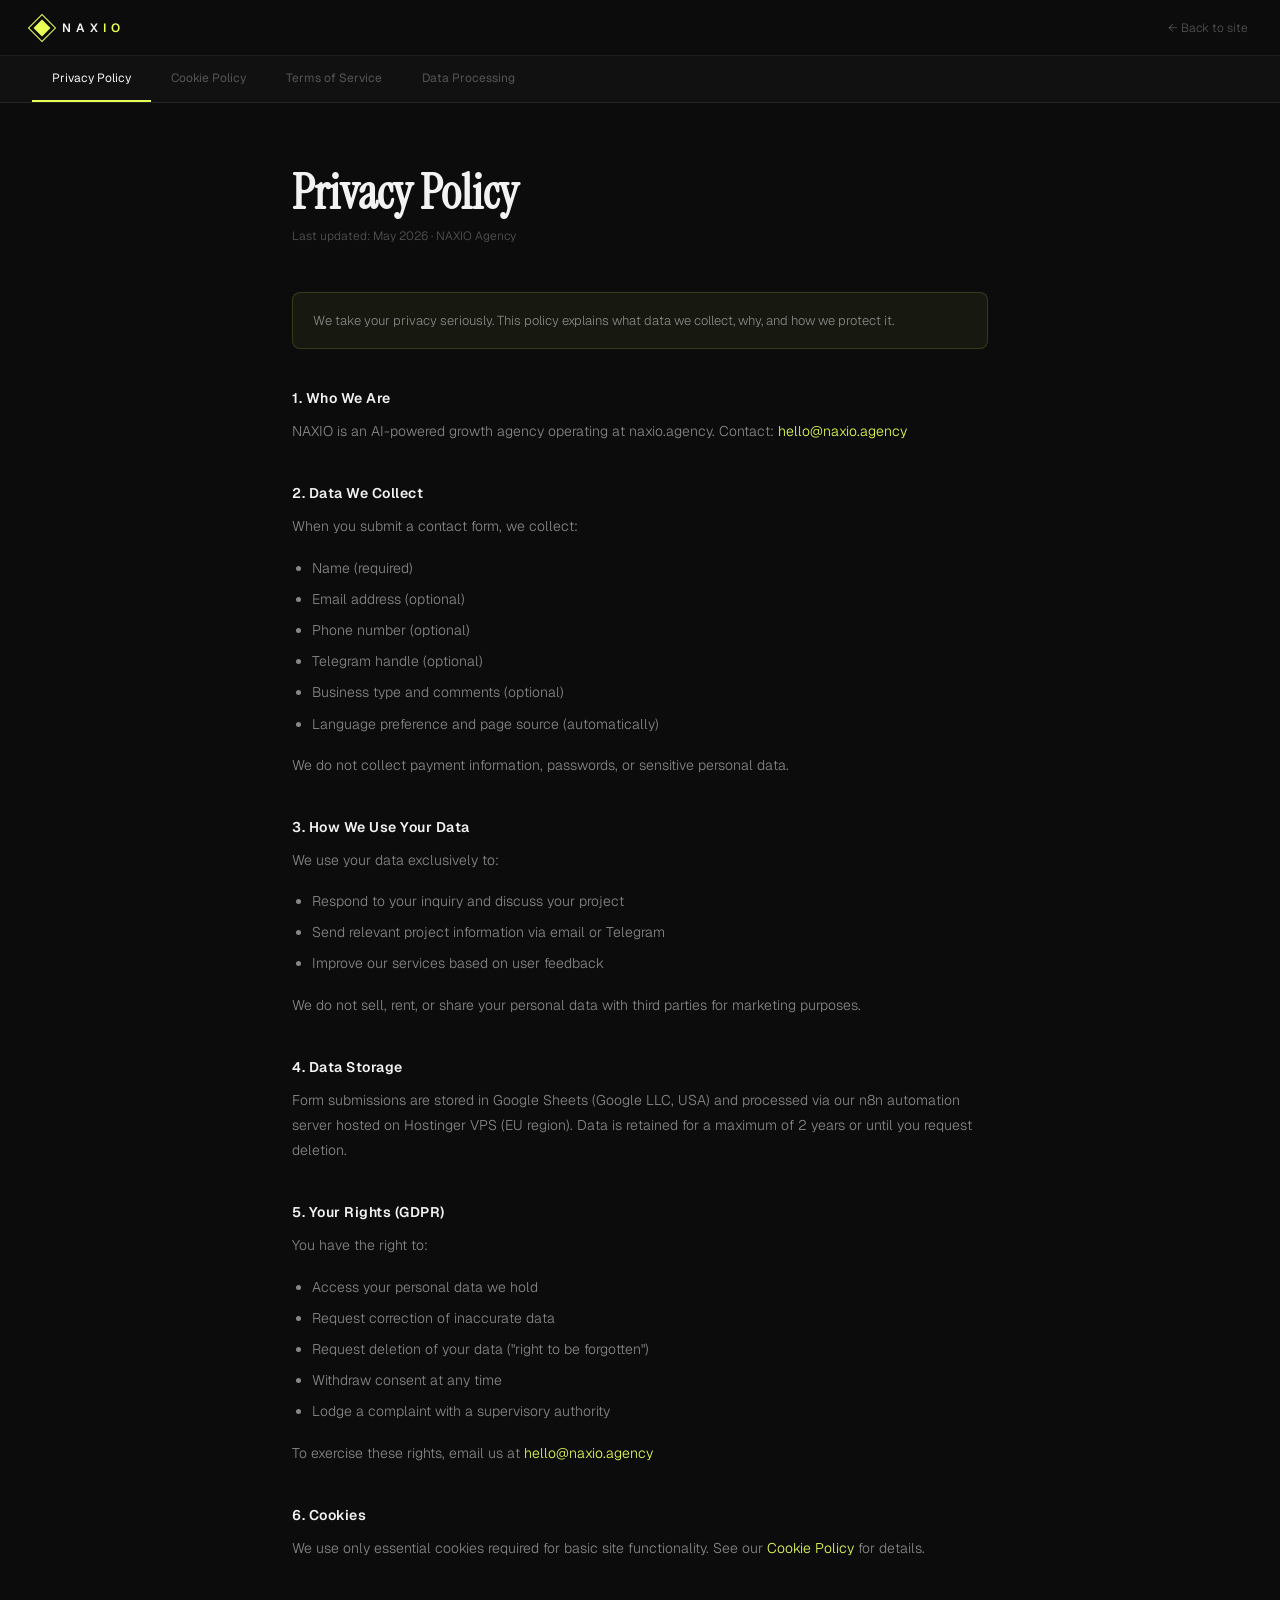
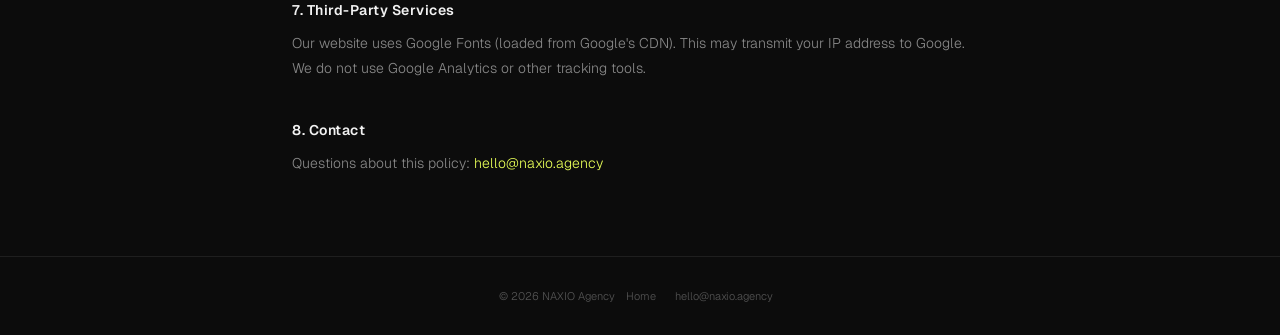
<file: legal.html>
<!DOCTYPE html>
<html lang="en">
<head>
<meta charset="UTF-8"/>
<meta name="viewport" content="width=device-width,initial-scale=1"/>
<title>Legal — NAXIO</title>
<link rel="preconnect" href="https://fonts.googleapis.com"/>
<link href="https://fonts.googleapis.com/css2?family=Instrument+Serif:ital@0;1&family=Geist:wght@300;400;500;600&display=swap" rel="stylesheet"/>
<style>
*,*::before,*::after{box-sizing:border-box;margin:0;padding:0}
:root{--bg:#0c0c0c;--bg1:#111;--border:rgba(255,255,255,.08);--border2:rgba(255,255,255,.14);--text:#f2f2f2;--text2:#888;--text3:#555;--accent:#e8ff57}
body{background:var(--bg);color:var(--text);font-family:'Geist',sans-serif;font-weight:300;-webkit-font-smoothing:antialiased;min-height:100vh}
a{color:var(--accent);text-decoration:none}
a:hover{text-decoration:underline}
nav{height:56px;display:flex;align-items:center;justify-content:space-between;padding:0 32px;border-bottom:1px solid var(--border);background:var(--bg)}
.nav-logo{display:flex;align-items:center;gap:10px;text-decoration:none}
.nav-logo-mark{width:20px;height:20px;border:1.5px solid var(--accent);transform:rotate(45deg);position:relative;flex-shrink:0}
.nav-logo-mark::after{content:'';position:absolute;inset:3px;background:var(--accent)}
.nav-logo-text{font-size:12px;font-weight:600;letter-spacing:5px;color:var(--text)}
.nav-logo-text em{color:var(--accent);font-style:normal}
.nav-back{font-size:12px;color:var(--text3);transition:color .15s}
.nav-back:hover{color:var(--text);text-decoration:none}
.tabs{display:flex;gap:0;padding:0 32px;border-bottom:1px solid var(--border);background:var(--bg1);overflow-x:auto}
.tab{font-size:12px;color:var(--text3);padding:14px 20px;cursor:pointer;border-bottom:2px solid transparent;white-space:nowrap;transition:color .15s,border-color .15s;background:none;border-top:none;border-left:none;border-right:none;font-family:'Geist',sans-serif}
.tab:hover{color:var(--text)}
.tab.active{color:var(--text);border-bottom-color:var(--accent)}
.content{max-width:760px;margin:0 auto;padding:64px 32px}
.doc{display:none}
.doc.active{display:block}
h1{font-family:'Instrument Serif',serif;font-size:clamp(28px,4vw,48px);line-height:1.1;margin-bottom:8px}
.meta{font-size:12px;color:var(--text3);margin-bottom:48px}
h2{font-family:'Geist',sans-serif;font-size:14px;font-weight:600;letter-spacing:.5px;margin-top:40px;margin-bottom:12px;color:var(--text)}
p{font-size:14px;color:var(--text2);line-height:1.8;margin-bottom:16px}
ul{font-size:14px;color:var(--text2);line-height:1.8;margin-bottom:16px;padding-left:20px}
ul li{margin-bottom:6px}
.highlight{background:rgba(232,255,87,.05);border:1px solid rgba(232,255,87,.15);border-radius:8px;padding:16px 20px;margin:24px 0}
.highlight p{margin:0;font-size:13px}
footer{text-align:center;padding:32px;border-top:1px solid var(--border);font-size:11px;color:var(--text3)}
footer a{color:var(--text3);margin:0 8px}
footer a:hover{color:var(--text);text-decoration:none}
@media(max-width:640px){nav{padding:0 16px}.tabs{padding:0 16px}.content{padding:40px 16px}}
</style>
</head>
<body>
<nav>
  <a class="nav-logo" href="/"><div class="nav-logo-mark"></div><div class="nav-logo-text">NAX<em>IO</em></div></a>
  <a class="nav-back" href="/">← Back to site</a>
</nav>
<div class="tabs">
  <button class="tab active" onclick="showTab('privacy')">Privacy Policy</button>
  <button class="tab" onclick="showTab('cookies')">Cookie Policy</button>
  <button class="tab" onclick="showTab('terms')">Terms of Service</button>
  <button class="tab" onclick="showTab('data')">Data Processing</button>
</div>
<div class="content">

<!-- PRIVACY POLICY -->
<div class="doc active" id="doc-privacy">
  <h1>Privacy Policy</h1>
  <div class="meta">Last updated: May 2026 · NAXIO Agency</div>
  <div class="highlight"><p>We take your privacy seriously. This policy explains what data we collect, why, and how we protect it.</p></div>
  <h2>1. Who We Are</h2>
  <p>NAXIO is an AI-powered growth agency operating at naxio.agency. Contact: <a href="mailto:hello@naxio.agency">hello@naxio.agency</a></p>
  <h2>2. Data We Collect</h2>
  <p>When you submit a contact form, we collect:</p>
  <ul>
    <li>Name (required)</li>
    <li>Email address (optional)</li>
    <li>Phone number (optional)</li>
    <li>Telegram handle (optional)</li>
    <li>Business type and comments (optional)</li>
    <li>Language preference and page source (automatically)</li>
  </ul>
  <p>We do not collect payment information, passwords, or sensitive personal data.</p>
  <h2>3. How We Use Your Data</h2>
  <p>We use your data exclusively to:</p>
  <ul>
    <li>Respond to your inquiry and discuss your project</li>
    <li>Send relevant project information via email or Telegram</li>
    <li>Improve our services based on user feedback</li>
  </ul>
  <p>We do not sell, rent, or share your personal data with third parties for marketing purposes.</p>
  <h2>4. Data Storage</h2>
  <p>Form submissions are stored in Google Sheets (Google LLC, USA) and processed via our n8n automation server hosted on Hostinger VPS (EU region). Data is retained for a maximum of 2 years or until you request deletion.</p>
  <h2>5. Your Rights (GDPR)</h2>
  <p>You have the right to:</p>
  <ul>
    <li>Access your personal data we hold</li>
    <li>Request correction of inaccurate data</li>
    <li>Request deletion of your data ("right to be forgotten")</li>
    <li>Withdraw consent at any time</li>
    <li>Lodge a complaint with a supervisory authority</li>
  </ul>
  <p>To exercise these rights, email us at <a href="mailto:hello@naxio.agency">hello@naxio.agency</a></p>
  <h2>6. Cookies</h2>
  <p>We use only essential cookies required for basic site functionality. See our <a href="#" onclick="showTab('cookies');return false">Cookie Policy</a> for details.</p>
  <h2>7. Third-Party Services</h2>
  <p>Our website uses Google Fonts (loaded from Google's CDN). This may transmit your IP address to Google. We do not use Google Analytics or other tracking tools.</p>
  <h2>8. Contact</h2>
  <p>Questions about this policy: <a href="mailto:hello@naxio.agency">hello@naxio.agency</a></p>
</div>

<!-- COOKIE POLICY -->
<div class="doc" id="doc-cookies">
  <h1>Cookie Policy</h1>
  <div class="meta">Last updated: May 2026 · NAXIO Agency</div>
  <div class="highlight"><p>We use minimal cookies. No tracking, no advertising cookies.</p></div>
  <h2>What Are Cookies</h2>
  <p>Cookies are small text files stored in your browser when you visit a website. They help remember your preferences between visits.</p>
  <h2>Cookies We Use</h2>
  <h2>Essential Cookies</h2>
  <p>These are required for the website to function:</p>
  <ul>
    <li><strong>naxio_consent</strong> — remembers your cookie consent choice. Expires in 365 days.</li>
    <li><strong>naxio_lang</strong> — remembers your language preference. Expires in 365 days.</li>
  </ul>
  <h2>What We Do NOT Use</h2>
  <ul>
    <li>Google Analytics or any analytics tracking</li>
    <li>Facebook Pixel or social media trackers</li>
    <li>Advertising or retargeting cookies</li>
    <li>Third-party marketing cookies</li>
  </ul>
  <h2>Managing Cookies</h2>
  <p>You can control cookies through your browser settings. Disabling cookies may affect site functionality (language preference won't be remembered).</p>
  <p>To clear cookies: go to your browser Settings → Privacy → Clear browsing data → Cookies.</p>
  <h2>Contact</h2>
  <p>Questions: <a href="mailto:hello@naxio.agency">hello@naxio.agency</a></p>
</div>

<!-- TERMS OF SERVICE -->
<div class="doc" id="doc-terms">
  <h1>Terms of Service</h1>
  <div class="meta">Last updated: May 2026 · NAXIO Agency</div>
  <h2>1. Acceptance</h2>
  <p>By using naxio.agency and submitting a contact form, you agree to these Terms of Service.</p>
  <h2>2. Services</h2>
  <p>NAXIO provides AI automation, growth systems, website development, and related digital services. Specific scope, timeline, and pricing are agreed upon individually for each project.</p>
  <h2>3. Intellectual Property</h2>
  <p>All content on this website (text, design, code) is owned by NAXIO. Upon project completion and full payment, clients receive full ownership of their deliverables.</p>
  <h2>4. Contact Form Submissions</h2>
  <p>By submitting our contact form, you consent to us processing your data as described in our Privacy Policy and contacting you regarding your inquiry. Submission does not constitute a binding contract.</p>
  <h2>5. Limitation of Liability</h2>
  <p>NAXIO provides services "as is." We are not liable for indirect, incidental, or consequential damages arising from use of our services. Our liability is limited to the amount paid for the specific service in question.</p>
  <h2>6. Governing Law</h2>
  <p>These terms are governed by the laws of Poland. Disputes shall be resolved in Polish courts.</p>
  <h2>7. Changes</h2>
  <p>We may update these terms. Continued use of our services after changes constitutes acceptance.</p>
  <h2>8. Contact</h2>
  <p>Questions: <a href="mailto:hello@naxio.agency">hello@naxio.agency</a></p>
</div>

<!-- DATA PROCESSING -->
<div class="doc" id="doc-data">
  <h1>Data Processing Notice</h1>
  <div class="meta">Last updated: May 2026 · NAXIO Agency</div>
  <div class="highlight"><p>This notice fulfills GDPR Article 13 requirements — information provided at the time of data collection.</p></div>
  <h2>Data Controller</h2>
  <p>NAXIO Agency · hello@naxio.agency · naxio.agency</p>
  <h2>Purpose & Legal Basis</h2>
  <ul>
    <li><strong>Purpose:</strong> Processing your project inquiry and responding to your request</li>
    <li><strong>Legal basis:</strong> Your explicit consent (GDPR Art. 6(1)(a)) given via the form checkbox</li>
    <li><strong>Retention period:</strong> Until you request deletion, or maximum 2 years</li>
  </ul>
  <h2>Data Recipients</h2>
  <ul>
    <li>Google LLC (Google Sheets) — data storage, EU data processing agreement in place</li>
    <li>Hostinger (VPS server) — automation processing, EU region</li>
    <li>Telegram Messenger Inc. — only if you provide your Telegram handle for communication</li>
  </ul>
  <h2>Your Rights</h2>
  <p>Right to access, rectification, erasure, restriction, portability, and objection. To exercise: <a href="mailto:hello@naxio.agency">hello@naxio.agency</a></p>
  <p>Right to lodge a complaint with the Polish supervisory authority (UODO): <a href="https://uodo.gov.pl" target="_blank" rel="noopener">uodo.gov.pl</a></p>
  <h2>Withdrawing Consent</h2>
  <p>You may withdraw consent at any time by emailing us. This does not affect the lawfulness of processing before withdrawal.</p>
</div>

</div>
<footer>
  <span>© 2026 NAXIO Agency</span>
  <a href="/">Home</a>
  <a href="mailto:hello@naxio.agency">hello@naxio.agency</a>
</footer>
<script>
function showTab(id){
  document.querySelectorAll('.tab').forEach(function(t){t.classList.remove('active')});
  document.querySelectorAll('.doc').forEach(function(d){d.classList.remove('active')});
  var tabs=['privacy','cookies','terms','data'];
  var idx=tabs.indexOf(id);
  document.querySelectorAll('.tab')[idx].classList.add('active');
  document.getElementById('doc-'+id).classList.add('active');
}
// Open tab from URL hash
var h=window.location.hash.replace('#','');
if(['privacy','cookies','terms','data'].indexOf(h)>-1)showTab(h);
</script>
</body>
</html>
</file>
